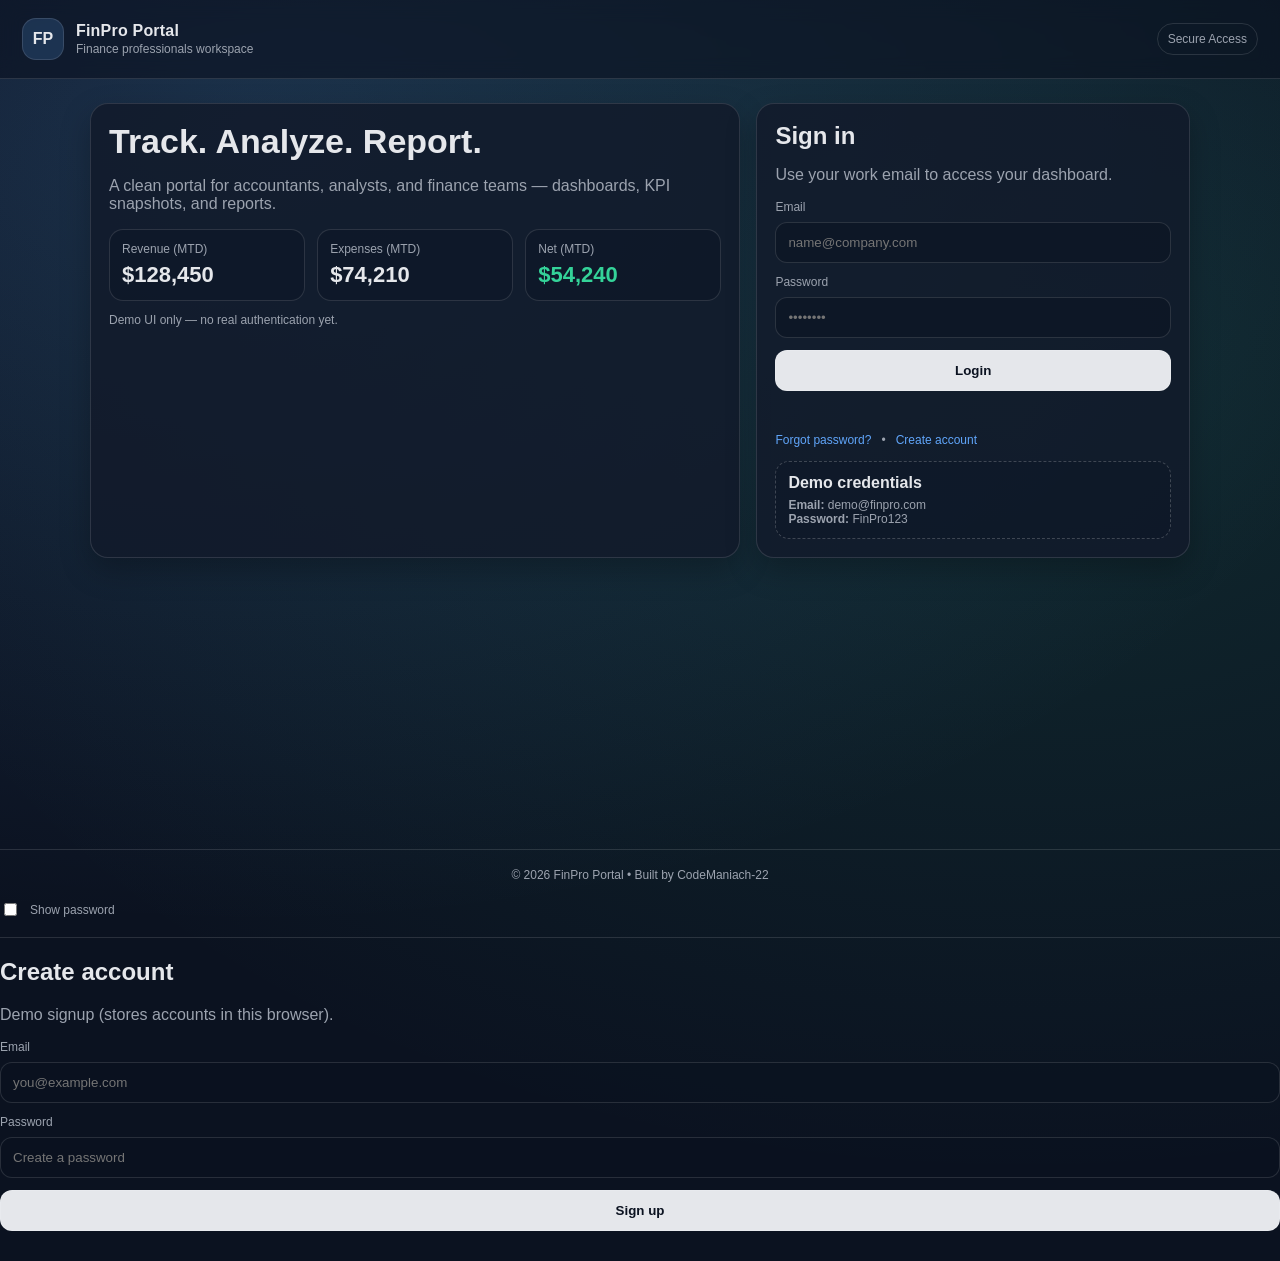
<file: index.html>
<!DOCTYPE html>
<html lang="en">
<head>
  <meta charset="UTF-8" />
  <meta name="viewport" content="width=device-width, initial-scale=1.0" />
  <title>FinPro Portal — Login</title>
  <link rel="stylesheet" href="style.css" />
</head>
<body>
  <div class="page">
    <header class="topbar">
      <div class="brand">
        <div class="logo">FP</div>
        <div>
          <div class="brand-name">FinPro Portal</div>
          <div class="brand-sub">Finance professionals workspace</div>
        </div>
      </div>
      <div class="tag">Secure Access</div>
    </header>

    <main class="grid">
      <section class="hero card">
        <h1>Track. Analyze. Report.</h1>
        <p class="muted">
          A clean portal for accountants, analysts, and finance teams — dashboards, KPI snapshots, and reports.
        </p>

        <div class="kpis">
          <div class="kpi">
            <div class="kpi-label">Revenue (MTD)</div>
            <div class="kpi-value">$128,450</div>
          </div>
          <div class="kpi">
            <div class="kpi-label">Expenses (MTD)</div>
            <div class="kpi-value">$74,210</div>
          </div>
          <div class="kpi">
            <div class="kpi-label">Net (MTD)</div>
            <div class="kpi-value good">$54,240</div>
          </div>
        </div>

        <p class="tiny muted">Demo UI only — no real authentication yet.</p>
      </section>

      <section class="card auth">
        <h2>Sign in</h2>
        <p class="muted">Use your work email to access your dashboard.</p>

        <form id="loginForm" class="form">
          <label>
            Email
            <input id="email" type="email" placeholder="name@company.com" autocomplete="email" required />
          </label>

          <label>
            Password
            <input id="password" type="password" placeholder="••••••••" autocomplete="current-password" required />
          </label>

          <button class="btn" type="submit">Login</button>

          <div id="error" class="error" aria-live="polite"></div>

          <div class="help">
            <a href="#" id="forgot">Forgot password?</a>
            <span>•</span>
            <a href="#" id="create">Create account</a>
          </div>
        </form>

        <div class="demo">
          <div class="demo-title">Demo credentials</div>
          <div class="demo-line"><b>Email:</b> demo@finpro.com</div>
          <div class="demo-line"><b>Password:</b> FinPro123</div>
        </div>
      </section>
    </main>

    <footer class="footer">
      © <span id="year"></span> FinPro Portal • Built by CodeManiach-22
    </footer>
  </div>

  <script src="script.js"></script>
</body>
</html>
<label class="row">
  <input type="checkbox" id="showPass" />
  <span>Show password</span>
</label><hr class="sep" />

<h2>Create account</h2>
<p class="muted">Demo signup (stores accounts in this browser).</p>

<form id="signupForm" class="form">
  <label>
    Email
    <input id="suEmail" type="email" placeholder="you@example.com" required />
  </label>

  <label>
    Password
    <input id="suPassword" type="password" placeholder="Create a password" minlength="6" required />
  </label>

  <button class="btn" type="submit">Sign up</button>
  <div id="suMsg" class="error" aria-live="polite"></div>
</form>
</file>
<file: style.css>
:root{
  --bg:#0b1220;
  --card:#121a2b;
  --text:#e5e7eb;
  --muted:#9ca3af;
  --border:rgba(255,255,255,.12);
  --accent:#60a5fa;
  --good:#34d399;
  --btn:#e5e7eb;
  --btnText:#0b1220;
}

*{box-sizing:border-box}
body{
  margin:0;
  font-family:Arial, sans-serif;
  background: radial-gradient(1200px 800px at 20% 10%, rgba(96,165,250,.18), transparent),
              radial-gradient(1200px 800px at 80% 30%, rgba(52,211,153,.12), transparent),
              var(--bg);
  color:var(--text);
}
.page{min-height:100vh; display:flex; flex-direction:column}
.topbar{
  display:flex; align-items:center; justify-content:space-between;
  padding:18px 22px; border-bottom:1px solid var(--border);
  background: rgba(11,18,32,.6); backdrop-filter: blur(10px);
}
.brand{display:flex; gap:12px; align-items:center}
.logo{
  width:42px; height:42px; border-radius:14px;
  display:grid; place-items:center;
  background: rgba(96,165,250,.18);
  border:1px solid var(--border);
  font-weight:700;
}
.brand-name{font-weight:800; letter-spacing:.2px}
.brand-sub{color:var(--muted); font-size:12px; margin-top:2px}
.tag{
  border:1px solid var(--border);
  padding:8px 10px;
  border-radius:999px;
  color:var(--muted);
  font-size:12px;
}
.grid{
  width:min(1100px, 92vw);
  margin:24px auto;
  display:grid;
  grid-template-columns: 1.2fr .8fr;
  gap:16px;
}
@media (max-width: 900px){
  .grid{grid-template-columns:1fr}
}
.card{
  background: rgba(18,26,43,.85);
  border:1px solid var(--border);
  border-radius:18px;
  padding:18px;
  box-shadow: 0 12px 30px rgba(0,0,0,.25);
}
.hero h1{margin:0 0 8px 0; font-size:34px}
.muted{color:var(--muted)}
.tiny{font-size:12px}
.kpis{
  display:grid;
  grid-template-columns: repeat(3, 1fr);
  gap:12px;
  margin-top:14px;
}
@media (max-width: 600px){
  .kpis{grid-template-columns:1fr}
}
.kpi{border:1px solid var(--border); border-radius:14px; padding:12px; background: rgba(11,18,32,.35)}
.kpi-label{color:var(--muted); font-size:12px}
.kpi-value{font-size:22px; font-weight:800; margin-top:6px}
.good{color:var(--good)}

.auth h2{margin:0 0 6px 0}
.form{display:grid; gap:12px; margin-top:12px}
label{display:grid; gap:8px; font-size:12px; color:var(--muted)}
input{
  padding:12px 12px;
  border-radius:12px;
  border:1px solid var(--border);
  background: rgba(11,18,32,.45);
  color:var(--text);
  outline:none;
}
input:focus{border-color: rgba(96,165,250,.6)}
.btn{
  padding:12px 14px;
  border-radius:12px;
  border:1px solid var(--border);
  background: var(--btn);
  color: var(--btnText);
  cursor:pointer;
  font-weight:700;
}
.btn-outline{
  background: transparent;
  color: var(--text);
}
.error{min-height:18px; color:#fca5a5; font-size:12px}
.help{display:flex; gap:10px; align-items:center; font-size:12px; color:var(--muted)}
.help a{color:var(--accent); text-decoration:none}
.demo{
  margin-top:14px;
  border:1px dashed rgba(255,255,255,.2);
  border-radius:14px;
  padding:12px;
  background: rgba(11,18,32,.25);
}
.demo-title{font-weight:800; margin-bottom:6px}
.demo-line{color:var(--muted); font-size:12px}

.container{width:min(1100px, 92vw); margin:24px auto}
.cards3{display:grid; grid-template-columns:repeat(3,1fr); gap:12px}
@media (max-width: 900px){ .cards3{grid-template-columns:1fr} }
.dash-title{margin:0 0 12px 0}
.list{margin:8px 0 0 18px; color:var(--muted)}

.right{display:flex; gap:10px; align-items:center}
.pill{
  border:1px solid var(--border);
  padding:8px 10px;
  border-radius:999px;
  color:var(--muted);
  font-size:12px;
}

.footer{
  margin-top:auto;
  padding:18px 22px;
  border-top:1px solid var(--border);
  color:var(--muted);
  font-size:12px;
  text-align:center;
}.row{
  display:flex;
  gap:10px;
  align-items:center;
  color:var(--muted);
  font-size:12px;
}
.row input{ width:auto; }
.nav{
  display:flex;
  gap:10px;
  align-items:center;
  flex-wrap:wrap;
  margin: 0 14px;
}

.navlink{
  color: var(--muted);
  text-decoration:none;
  font-size:13px;
  padding:8px 10px;
  border-radius:999px;
  border:1px solid transparent;
}

.navlink:hover{
  border-color: var(--border);
  color: var(--text);
}

.navlink.active{
  color: var(--text);
  border-color: var(--border);
  background: rgba(11,18,32,.25);
}

.toolbar{
  display:flex;
  gap:10px;
  align-items:center;
  justify-content:space-between;
  margin: 12px 0;
  flex-wrap:wrap;
}

.search{
  flex: 1;
  min-width: 220px;
  padding:12px 12px;
  border-radius:12px;
  border:1px solid var(--border);
  background: rgba(11,18,32,.45);
  color: var(--text);
  outline:none;
}

.tableWrap{ overflow:auto; }
.table{
  width:100%;
  border-collapse: collapse;
  font-size: 13px;
}
.table th, .table td{
  text-align:left;
  padding:10px 10px;
  border-bottom: 1px solid var(--border);
  white-space: nowrap;
}
.table th{ color: var(--muted); font-weight: 700; }
.table td .miniBtn{
  padding:6px 10px;
  border-radius:10px;
  border:1px solid var(--border);
  background: transparent;
  color: var(--text);
  cursor:pointer;
  font-size:12px;
}

.form2{
  display:grid;
  grid-template-columns: repeat(3, 1fr);
  gap:12px;
  margin-top:12px;
}
@media (max-width: 900px){
  .form2{ grid-template-columns:1fr; }
}

select{
  padding:12px 12px;
  border-radius:12px;
  border:1px solid var(--border);
  background: rgba(11,18,32,.45);
  color: var(--text);
  outline:none;
}

.cards2{
  display:grid;
  grid-template-columns: 1fr 1fr;
  gap:12px;
}
@media (max-width: 900px){
  .cards2{ grid-template-columns:1fr; }
}

.rows{ display:grid; gap:10px; margin-top:10px; }
.rowLine{
  display:flex;
  justify-content:space-between;
  align-items:center;
  padding:10px 12px;
  border:1px solid var(--border);
  border-radius:12px;
  background: rgba(11,18,32,.25);
}.sep{ border:0; border-top:1px solid var(--border); margin:18px 0; }
</file>
